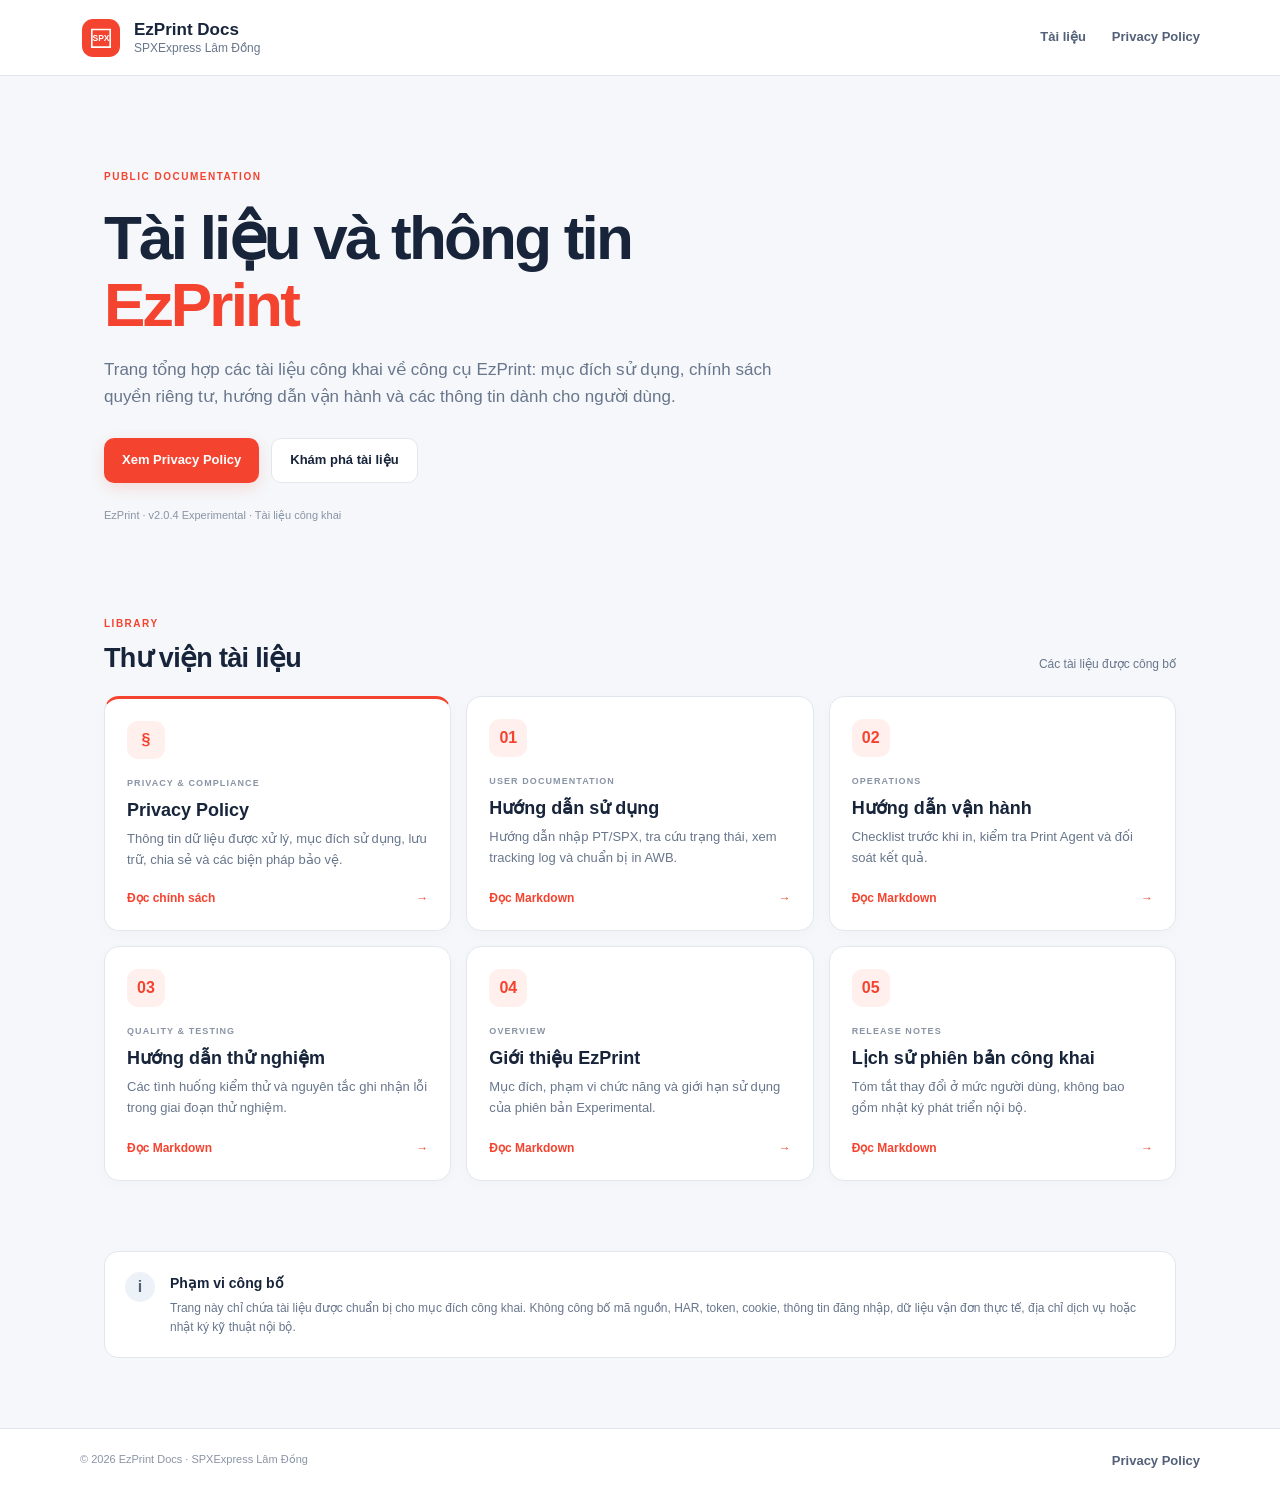
<file: index.html>
<!doctype html>
<html lang="vi">
<head>
<meta charset="utf-8">
<meta name="viewport" content="width=device-width,initial-scale=1">
<meta name="theme-color" content="#f4432f">
<meta name="description" content="Thư viện tài liệu công khai EzPrint — SPXExpress Lâm Đồng. Chính sách bảo mật, hướng dẫn và tài liệu sử dụng.">
<title>EzPrint Docs | SPXExpress Lâm Đồng</title>
<link rel="icon" href="assets/ezprint-mark.svg" type="image/svg+xml">
<link rel="stylesheet" href="assets/site.css">
</head>
<body>
<header class="topbar">
  <a class="brand" href="./"><img src="assets/ezprint-mark.svg" alt="" width="42" height="42"><span><b>EzPrint Docs</b><small>SPXExpress Lâm Đồng</small></span></a>
  <nav><a href="#documents">Tài liệu</a><a href="privacy-policy.html">Privacy Policy</a></nav>
</header>
<main>
<section class="hero">
  <span class="eyebrow">PUBLIC DOCUMENTATION</span>
  <h1>Tài liệu và thông tin<br><em>EzPrint</em></h1>
  <p>Trang tổng hợp các tài liệu công khai về công cụ EzPrint: mục đích sử dụng, chính sách quyền riêng tư, hướng dẫn vận hành và các thông tin dành cho người dùng.</p>
  <div class="hero-actions"><a class="button primary" href="privacy-policy.html">Xem Privacy Policy</a><a class="button secondary" href="#documents">Khám phá tài liệu</a></div>
  <div class="hero-note">EzPrint · v2.0.4 Experimental · Tài liệu công khai</div>
</section>
<section id="documents" class="section">
  <div class="section-head"><div><span class="eyebrow">LIBRARY</span><h2>Thư viện tài liệu</h2></div><span class="muted">Các tài liệu được công bố</span></div>
  <div class="cards">
    <a class="doc-card featured" href="privacy-policy.html"><span class="doc-icon">§</span><span class="doc-type">PRIVACY & COMPLIANCE</span><h3>Privacy Policy</h3><p>Thông tin dữ liệu được xử lý, mục đích sử dụng, lưu trữ, chia sẻ và các biện pháp bảo vệ.</p><span class="card-link">Đọc chính sách <b>→</b></span></a>
    <a class="doc-card" href="docs/USER-GUIDE.md"><span class="doc-icon">01</span><span class="doc-type">USER DOCUMENTATION</span><h3>Hướng dẫn sử dụng</h3><p>Hướng dẫn nhập PT/SPX, tra cứu trạng thái, xem tracking log và chuẩn bị in AWB.</p><span class="card-link">Đọc Markdown <b>→</b></span></a>
    <a class="doc-card" href="docs/OPERATIONS-GUIDE.md"><span class="doc-icon">02</span><span class="doc-type">OPERATIONS</span><h3>Hướng dẫn vận hành</h3><p>Checklist trước khi in, kiểm tra Print Agent và đối soát kết quả.</p><span class="card-link">Đọc Markdown <b>→</b></span></a>
    <a class="doc-card" href="docs/TESTING-GUIDE.md"><span class="doc-icon">03</span><span class="doc-type">QUALITY & TESTING</span><h3>Hướng dẫn thử nghiệm</h3><p>Các tình huống kiểm thử và nguyên tắc ghi nhận lỗi trong giai đoạn thử nghiệm.</p><span class="card-link">Đọc Markdown <b>→</b></span></a>
    <a class="doc-card" href="docs/ABOUT-EZPRINT.md"><span class="doc-icon">04</span><span class="doc-type">OVERVIEW</span><h3>Giới thiệu EzPrint</h3><p>Mục đích, phạm vi chức năng và giới hạn sử dụng của phiên bản Experimental.</p><span class="card-link">Đọc Markdown <b>→</b></span></a>
    <a class="doc-card" href="docs/CHANGELOG.md"><span class="doc-icon">05</span><span class="doc-type">RELEASE NOTES</span><h3>Lịch sử phiên bản công khai</h3><p>Tóm tắt thay đổi ở mức người dùng, không bao gồm nhật ký phát triển nội bộ.</p><span class="card-link">Đọc Markdown <b>→</b></span></a>
  </div>
</section>
<section class="notice"><div class="notice-mark">i</div><div><h3>Phạm vi công bố</h3><p>Trang này chỉ chứa tài liệu được chuẩn bị cho mục đích công khai. Không công bố mã nguồn, HAR, token, cookie, thông tin đăng nhập, dữ liệu vận đơn thực tế, địa chỉ dịch vụ hoặc nhật ký kỹ thuật nội bộ.</p></div></section>
</main>
<footer><span>© 2026 EzPrint Docs · SPXExpress Lâm Đồng</span><span><a href="privacy-policy.html">Privacy Policy</a></span></footer>
</body></html>
</file>
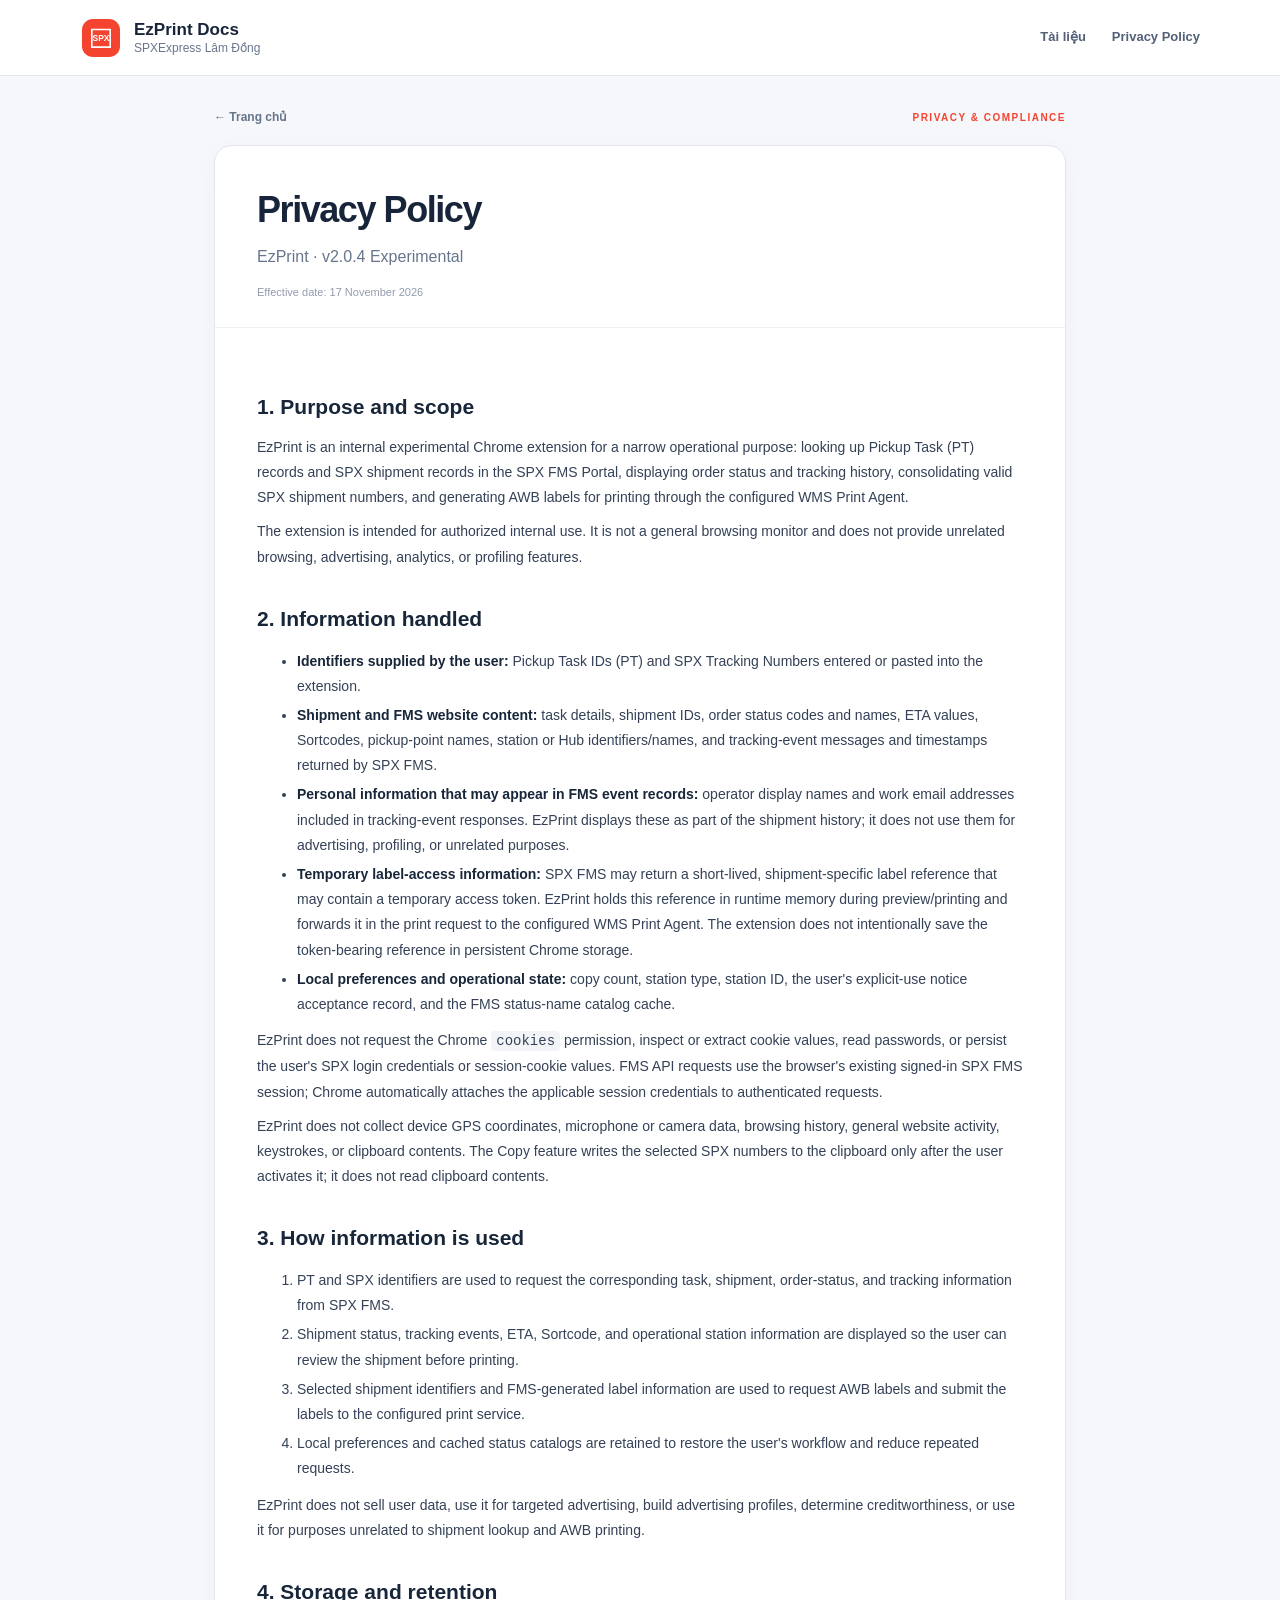
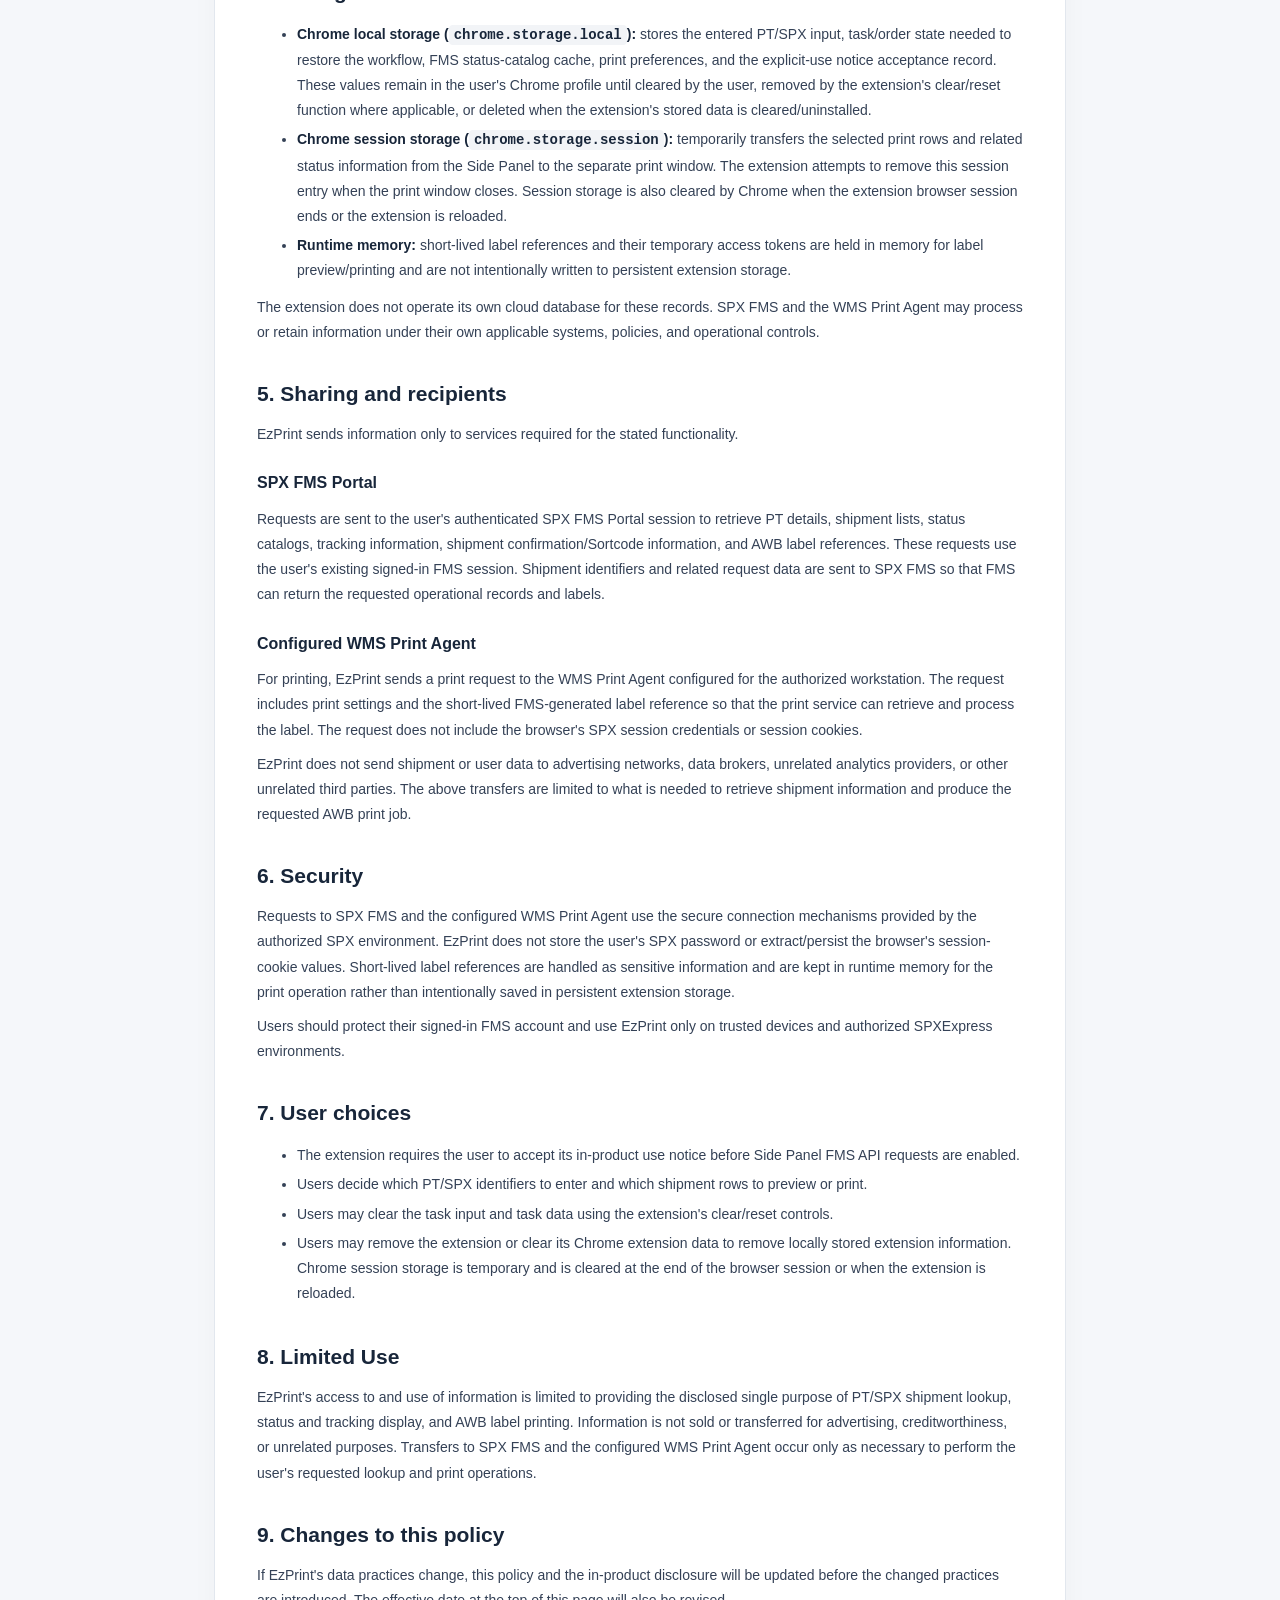
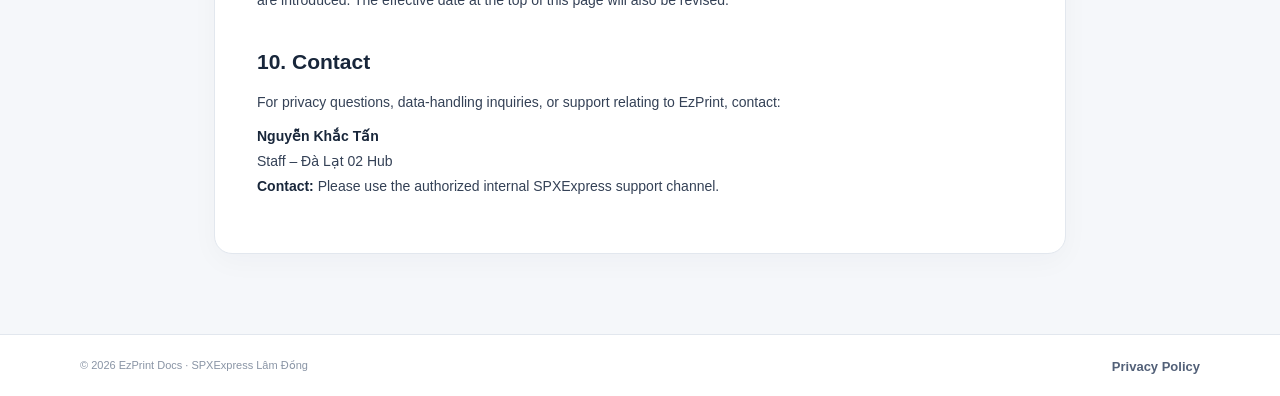
<file: privacy-policy.html>
<!doctype html>
<html lang="en">
<head>
<meta charset="utf-8"><meta name="viewport" content="width=device-width,initial-scale=1">
<meta name="description" content="EzPrint privacy policy describing information handling, storage, sharing and security.">
<title>Privacy Policy | EzPrint Docs</title><link rel="icon" href="assets/ezprint-mark.svg" type="image/svg+xml"><link rel="stylesheet" href="assets/site.css"><link rel="stylesheet" href="assets/article.css">
</head><body>
<header class="topbar"><a class="brand" href="./"><img src="assets/ezprint-mark.svg" width="42" height="42" alt=""><span><b>EzPrint Docs</b><small>SPXExpress Lâm Đồng</small></span></a><nav><a href="./#documents">Tài liệu</a><a href="privacy-policy.html" aria-current="page">Privacy Policy</a></nav></header>
<main class="article-wrap"><div class="article-top"><a href="./">← Trang chủ</a><span class="eyebrow">PRIVACY & COMPLIANCE</span></div><article class="article"><div class="article-intro"><h1>Privacy Policy</h1><p>EzPrint · v2.0.4 Experimental</p><div class="updated">Effective date: 17 November 2026</div></div>
<div class="prose">
<h2>1. Purpose and scope</h2><p>EzPrint is an internal experimental Chrome extension for a narrow operational purpose: looking up Pickup Task (PT) records and SPX shipment records in the SPX FMS Portal, displaying order status and tracking history, consolidating valid SPX shipment numbers, and generating AWB labels for printing through the configured WMS Print Agent.</p><p>The extension is intended for authorized internal use. It is not a general browsing monitor and does not provide unrelated browsing, advertising, analytics, or profiling features.</p>
<h2>2. Information handled</h2><ul><li><strong>Identifiers supplied by the user:</strong> Pickup Task IDs (PT) and SPX Tracking Numbers entered or pasted into the extension.</li><li><strong>Shipment and FMS website content:</strong> task details, shipment IDs, order status codes and names, ETA values, Sortcodes, pickup-point names, station or Hub identifiers/names, and tracking-event messages and timestamps returned by SPX FMS.</li><li><strong>Personal information that may appear in FMS event records:</strong> operator display names and work email addresses included in tracking-event responses. EzPrint displays these as part of the shipment history; it does not use them for advertising, profiling, or unrelated purposes.</li><li><strong>Temporary label-access information:</strong> SPX FMS may return a short-lived, shipment-specific label reference that may contain a temporary access token. EzPrint holds this reference in runtime memory during preview/printing and forwards it in the print request to the configured WMS Print Agent. The extension does not intentionally save the token-bearing reference in persistent Chrome storage.</li><li><strong>Local preferences and operational state:</strong> copy count, station type, station ID, the user's explicit-use notice acceptance record, and the FMS status-name catalog cache.</li></ul>
<p>EzPrint does not request the Chrome <code>cookies</code> permission, inspect or extract cookie values, read passwords, or persist the user's SPX login credentials or session-cookie values. FMS API requests use the browser's existing signed-in SPX FMS session; Chrome automatically attaches the applicable session credentials to authenticated requests.</p><p>EzPrint does not collect device GPS coordinates, microphone or camera data, browsing history, general website activity, keystrokes, or clipboard contents. The Copy feature writes the selected SPX numbers to the clipboard only after the user activates it; it does not read clipboard contents.</p>
<h2>3. How information is used</h2><ol><li>PT and SPX identifiers are used to request the corresponding task, shipment, order-status, and tracking information from SPX FMS.</li><li>Shipment status, tracking events, ETA, Sortcode, and operational station information are displayed so the user can review the shipment before printing.</li><li>Selected shipment identifiers and FMS-generated label information are used to request AWB labels and submit the labels to the configured print service.</li><li>Local preferences and cached status catalogs are retained to restore the user's workflow and reduce repeated requests.</li></ol><p>EzPrint does not sell user data, use it for targeted advertising, build advertising profiles, determine creditworthiness, or use it for purposes unrelated to shipment lookup and AWB printing.</p>
<h2>4. Storage and retention</h2><ul><li><strong>Chrome local storage (<code>chrome.storage.local</code>):</strong> stores the entered PT/SPX input, task/order state needed to restore the workflow, FMS status-catalog cache, print preferences, and the explicit-use notice acceptance record. These values remain in the user's Chrome profile until cleared by the user, removed by the extension's clear/reset function where applicable, or deleted when the extension's stored data is cleared/uninstalled.</li><li><strong>Chrome session storage (<code>chrome.storage.session</code>):</strong> temporarily transfers the selected print rows and related status information from the Side Panel to the separate print window. The extension attempts to remove this session entry when the print window closes. Session storage is also cleared by Chrome when the extension browser session ends or the extension is reloaded.</li><li><strong>Runtime memory:</strong> short-lived label references and their temporary access tokens are held in memory for label preview/printing and are not intentionally written to persistent extension storage.</li></ul><p>The extension does not operate its own cloud database for these records. SPX FMS and the WMS Print Agent may process or retain information under their own applicable systems, policies, and operational controls.</p>
<h2>5. Sharing and recipients</h2><p>EzPrint sends information only to services required for the stated functionality.</p><h3>SPX FMS Portal</h3><p>Requests are sent to the user's authenticated SPX FMS Portal session to retrieve PT details, shipment lists, status catalogs, tracking information, shipment confirmation/Sortcode information, and AWB label references. These requests use the user's existing signed-in FMS session. Shipment identifiers and related request data are sent to SPX FMS so that FMS can return the requested operational records and labels.</p><h3>Configured WMS Print Agent</h3><p>For printing, EzPrint sends a print request to the WMS Print Agent configured for the authorized workstation. The request includes print settings and the short-lived FMS-generated label reference so that the print service can retrieve and process the label. The request does not include the browser's SPX session credentials or session cookies.</p><p>EzPrint does not send shipment or user data to advertising networks, data brokers, unrelated analytics providers, or other unrelated third parties. The above transfers are limited to what is needed to retrieve shipment information and produce the requested AWB print job.</p>
<h2>6. Security</h2><p>Requests to SPX FMS and the configured WMS Print Agent use the secure connection mechanisms provided by the authorized SPX environment. EzPrint does not store the user's SPX password or extract/persist the browser's session-cookie values. Short-lived label references are handled as sensitive information and are kept in runtime memory for the print operation rather than intentionally saved in persistent extension storage.</p><p>Users should protect their signed-in FMS account and use EzPrint only on trusted devices and authorized SPXExpress environments.</p>
<h2>7. User choices</h2><ul><li>The extension requires the user to accept its in-product use notice before Side Panel FMS API requests are enabled.</li><li>Users decide which PT/SPX identifiers to enter and which shipment rows to preview or print.</li><li>Users may clear the task input and task data using the extension's clear/reset controls.</li><li>Users may remove the extension or clear its Chrome extension data to remove locally stored extension information. Chrome session storage is temporary and is cleared at the end of the browser session or when the extension is reloaded.</li></ul>
<h2>8. Limited Use</h2><p>EzPrint's access to and use of information is limited to providing the disclosed single purpose of PT/SPX shipment lookup, status and tracking display, and AWB label printing. Information is not sold or transferred for advertising, creditworthiness, or unrelated purposes. Transfers to SPX FMS and the configured WMS Print Agent occur only as necessary to perform the user's requested lookup and print operations.</p>
<h2>9. Changes to this policy</h2><p>If EzPrint's data practices change, this policy and the in-product disclosure will be updated before the changed practices are introduced. The effective date at the top of this page will also be revised.</p>
<h2>10. Contact</h2><p>For privacy questions, data-handling inquiries, or support relating to EzPrint, contact:</p><p><strong>Nguyễn Khắc Tấn</strong><br>Staff – Đà Lạt 02 Hub<br><strong>Contact:</strong> Please use the authorized internal SPXExpress support channel.</p>
</div></article></main>
<footer><span>© 2026 EzPrint Docs · SPXExpress Lâm Đồng</span><span><a href="privacy-policy.html">Privacy Policy</a></span></footer>
</body></html>
</file>
<file: assets/site.css>
:root{color-scheme:light;--red:#f4432f;--red-dark:#d93425;--ink:#17243a;--muted:#68768c;--line:#e2e7ee;--surface:#fff;--canvas:#f5f7fa}*{box-sizing:border-box}html{scroll-behavior:smooth}body{margin:0;background:var(--canvas);color:var(--ink);font-family:Inter,-apple-system,BlinkMacSystemFont,"Segoe UI",Roboto,Arial,sans-serif;line-height:1.6}.topbar{height:76px;padding:0 max(24px,calc((100vw - 1120px)/2));background:#fff;border-bottom:1px solid var(--line);display:flex;align-items:center;justify-content:space-between;gap:24px}.brand{display:flex;align-items:center;gap:12px;color:var(--ink);text-decoration:none}.brand span{display:grid;line-height:1.25}.brand b{font-size:17px}.brand small{font-size:12px;color:var(--muted)}nav{display:flex;align-items:center;gap:26px}nav a,footer a{font-size:13px;font-weight:650;color:#526078;text-decoration:none}nav a:hover,footer a:hover{color:var(--red)}main{max-width:1120px;margin:auto;padding:0 24px}.hero{padding:86px 0 65px;max-width:760px}.eyebrow{color:var(--red);font-size:10px;font-weight:800;letter-spacing:.15em}.hero h1{font-size:clamp(38px,6vw,62px);line-height:1.08;letter-spacing:-.045em;margin:17px 0}.hero h1 em{font-style:normal;color:var(--red)}.hero p{font-size:17px;color:var(--muted);max-width:700px;margin:0}.hero-actions{display:flex;gap:12px;margin-top:28px;flex-wrap:wrap}.button{display:inline-flex;align-items:center;justify-content:center;padding:11px 18px;border-radius:10px;text-decoration:none;font-size:13px;font-weight:750}.primary{color:#fff;background:var(--red);box-shadow:0 5px 15px #f4432f28}.primary:hover{background:var(--red-dark)}.secondary{background:#fff;color:var(--ink);border:1px solid var(--line)}.hero-note{margin-top:24px;color:#8994a5;font-size:11px}.section{padding:20px 0 70px}.section-head{display:flex;align-items:end;justify-content:space-between;gap:20px;margin-bottom:22px}.section h2{font-size:27px;line-height:1.2;margin:7px 0 0;letter-spacing:-.025em}.muted{font-size:12px;color:var(--muted)}.cards{display:grid;grid-template-columns:repeat(3,minmax(0,1fr));gap:15px}.doc-card{min-height:235px;background:var(--surface);border:1px solid var(--line);border-radius:15px;padding:22px;text-decoration:none;color:inherit;display:flex;flex-direction:column;box-shadow:0 4px 15px #15243a06;transition:transform .16s,border-color .16s,box-shadow .16s}.doc-card:hover{transform:translateY(-2px);border-color:#f2b4ad;box-shadow:0 9px 24px #15243a0c}.doc-card.featured{border-top:3px solid var(--red)}.doc-icon{width:38px;height:38px;border-radius:11px;background:#fff0ee;color:var(--red);display:grid;place-items:center;font-weight:850;margin-bottom:17px}.doc-type{font-size:9px;font-weight:800;letter-spacing:.12em;color:#8994a5}.doc-card h3{font-size:18px;margin:5px 0}.doc-card p{font-size:13px;color:var(--muted);margin:0 0 18px}.card-link{margin-top:auto;color:var(--red);font-weight:750;font-size:12px;display:flex;justify-content:space-between}.notice{margin:0 0 70px;background:#fff;border:1px solid var(--line);border-radius:14px;padding:20px;display:flex;gap:15px}.notice-mark{width:30px;height:30px;flex:0 0 30px;border-radius:50%;background:#edf2f8;color:#526078;display:grid;place-items:center;font-weight:800}.notice h3{margin:0 0 4px;font-size:14px}.notice p{margin:0;color:var(--muted);font-size:12px}footer{border-top:1px solid var(--line);background:#fff;padding:22px max(24px,calc((100vw - 1120px)/2));display:flex;justify-content:space-between;gap:16px;color:#8994a5;font-size:11px}@media(max-width:760px){.topbar{height:auto;min-height:68px;padding:12px 18px}nav{gap:12px}nav a{font-size:11px}main{padding:0 18px}.hero{padding:60px 0 46px}.hero p{font-size:15px}.cards{grid-template-columns:repeat(2,minmax(0,1fr))}.section-head{align-items:start;flex-direction:column;gap:7px}}@media(max-width:480px){nav a:first-child{display:none}.cards{grid-template-columns:1fr}.doc-card{min-height:190px}.hero h1{font-size:40px}footer{padding:18px;flex-direction:column}}
</file>
<file: assets/article.css>
.article-wrap{max-width:900px;margin:auto;padding:32px 24px 80px}.article-top{display:flex;justify-content:space-between;align-items:center;margin-bottom:18px}.article-top a{color:#64748b;text-decoration:none;font-size:12px;font-weight:700}.article{background:#fff;border:1px solid #e2e7ee;border-radius:18px;overflow:hidden;box-shadow:0 8px 28px #15243a08}.article-intro{padding:35px 42px 25px;border-bottom:1px solid #edf0f4}.article-intro h1{margin:0;font-size:36px;letter-spacing:-.04em}.article-intro p{margin:5px 0;color:#66758b}.updated{font-size:11px;color:#929bad;margin-top:15px}.prose{padding:30px 42px 44px;color:#344156;font-size:14px;line-height:1.8}.prose h2{font-size:21px;color:#18263a;margin:30px 0 8px}.prose h3{font-size:16px;color:#18263a;margin:22px 0 7px}.prose p,.prose ul,.prose ol{margin:9px 0}.prose li{padding:2px 0}.prose a{color:#d93425}.prose code{background:#f2f4f7;padding:2px 5px;border-radius:4px}.prose strong{color:#18263a}@media(max-width:600px){.article-wrap{padding:18px 12px 50px}.article-intro{padding:25px 22px 19px}.article-intro h1{font-size:29px}.prose{padding:22px;font-size:13px}.article-top{align-items:flex-start;gap:15px}}
</file>
